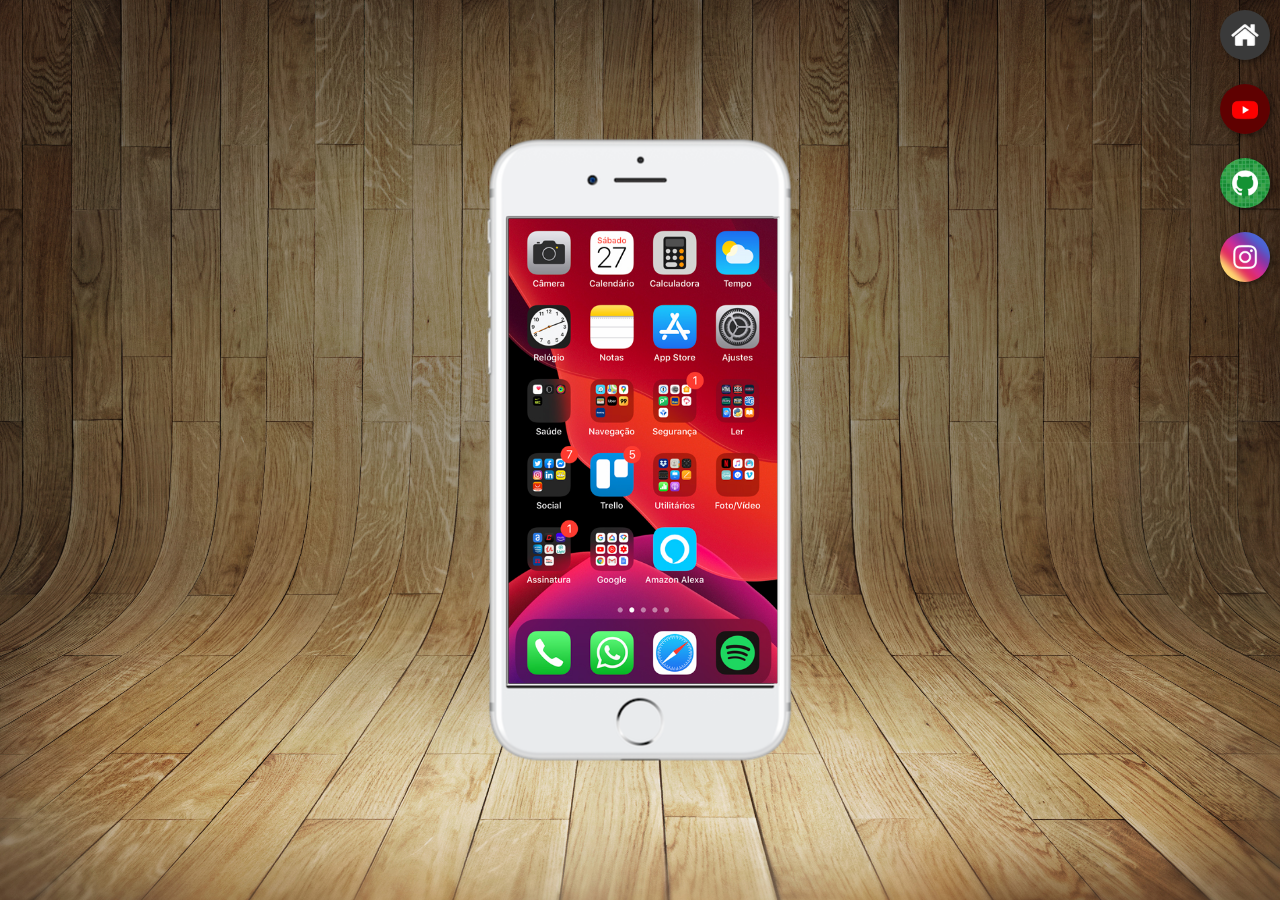
<file: index.html>
<!DOCTYPE html>
<html lang="pt-br">
<head>
    <meta charset="UTF-8">
    <meta name="viewport" content="width=device-width, initial-scale=1.0">
    <link rel="shortcut icon" href="pacote-d013/favicon.ico">
    <link rel="stylesheet" href="estilos/style.css">
    <title>Projeto redes sociais</title>
</head>
<body>
   <main>
    <section id="telefone">
<iframe src="home.html" name="tela" id="tela">Seu navegador não é compatível com isso.</iframe>
    </section>
    <section id="redes-sociais">
<a href="home.html" target="tela"> <img src="pacote-d013/imagens/logo-home.jpg" alt="home"></a><br>
<a href="youtube.html" target="tela"><img src="pacote-d013/imagens/logo-youtube.jpg" alt="youtube"></a><br>
<a href="github.html" target="tela"><img src="pacote-d013/imagens/logo-github.jpg" alt="github"></a><br>
<a href="instagram.html" target="tela"><img src="pacote-d013/imagens/logo-instagram.jpg" alt="instagram"></a><br>
    </section>
   </main>
</body>
</html>
</file>
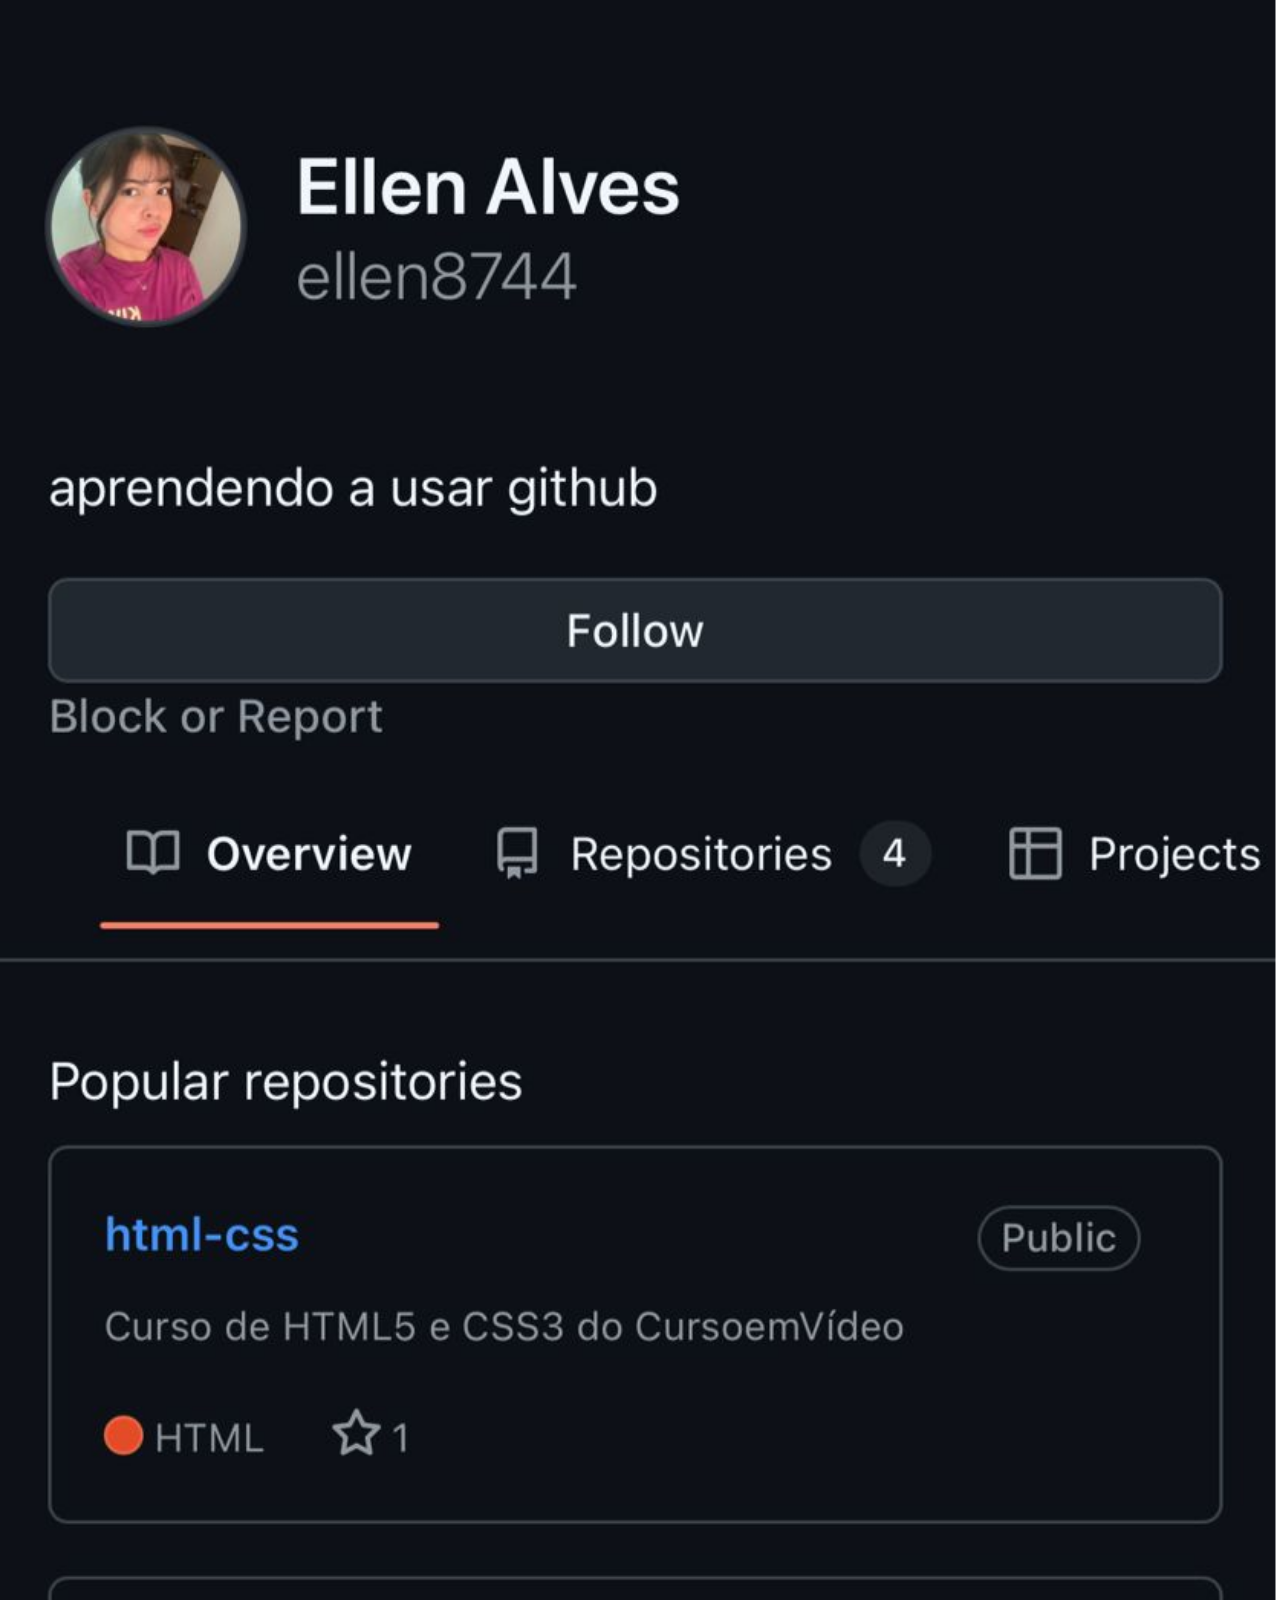
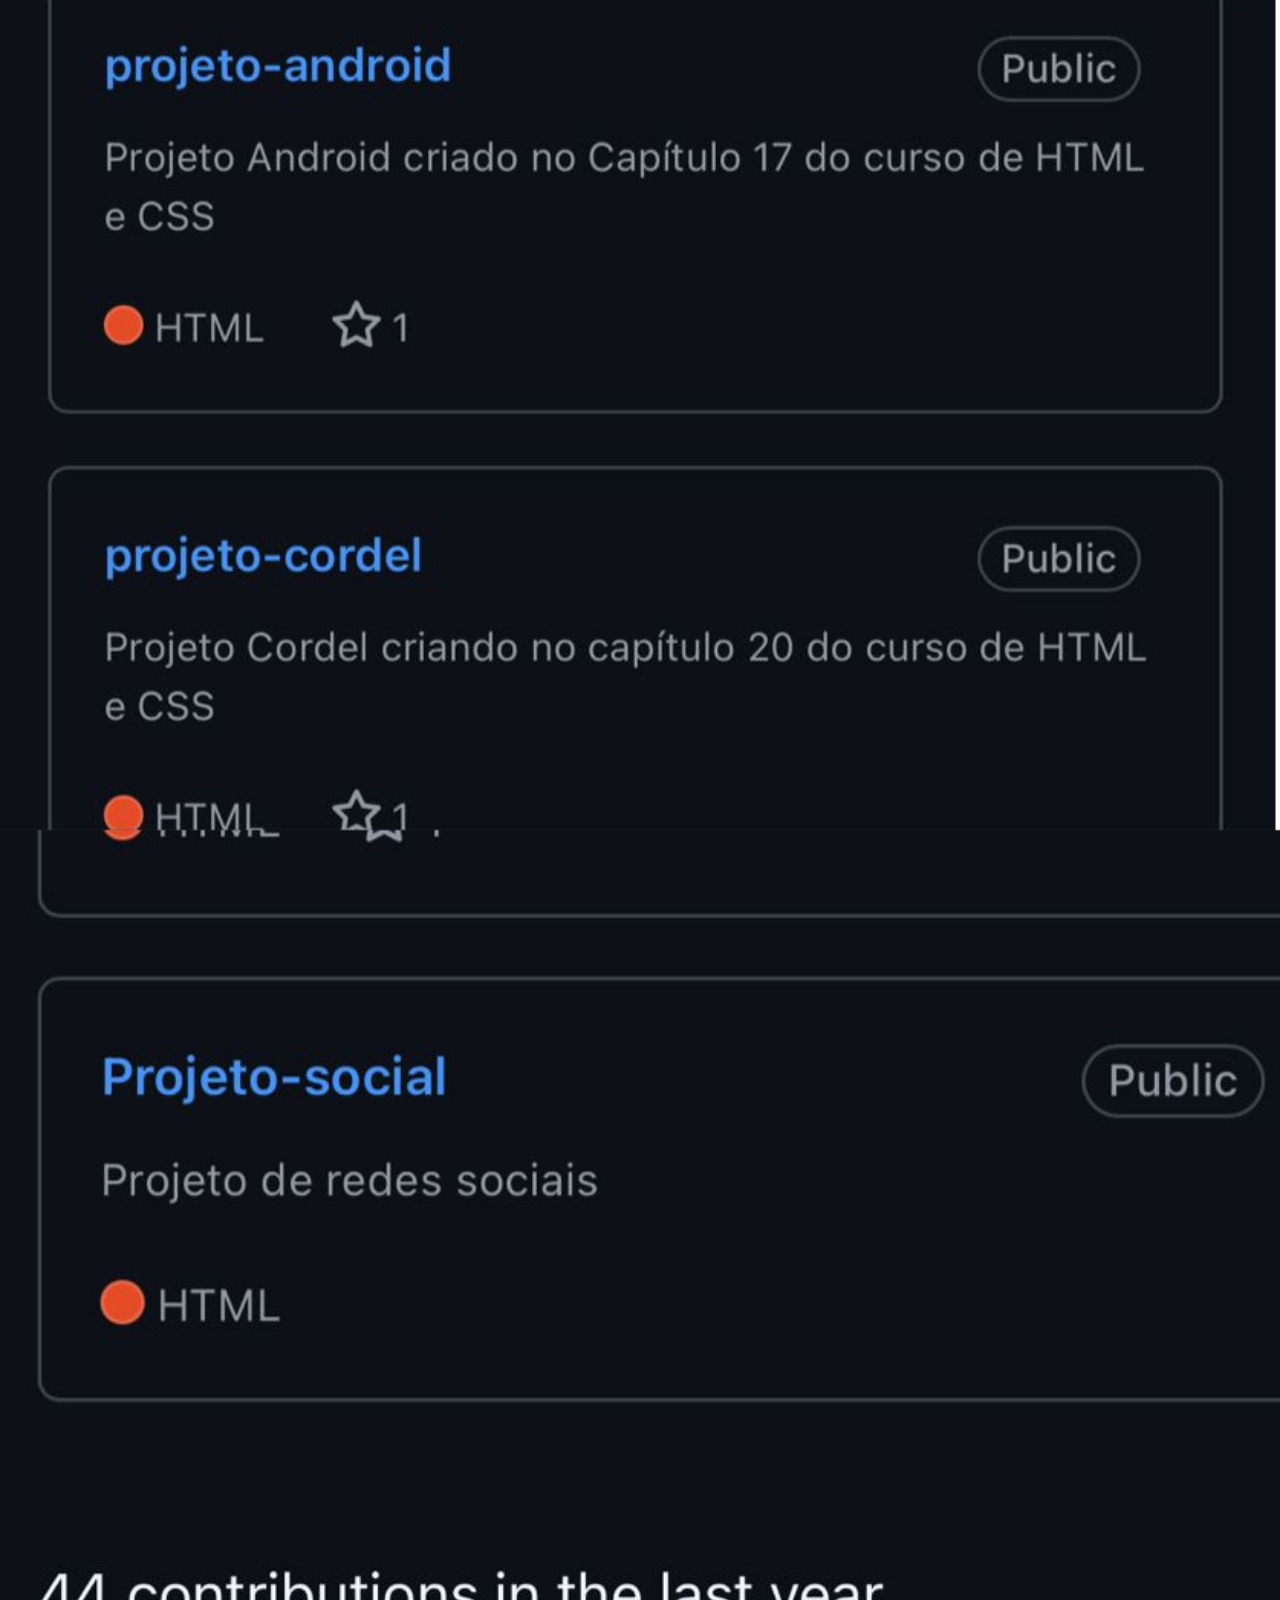
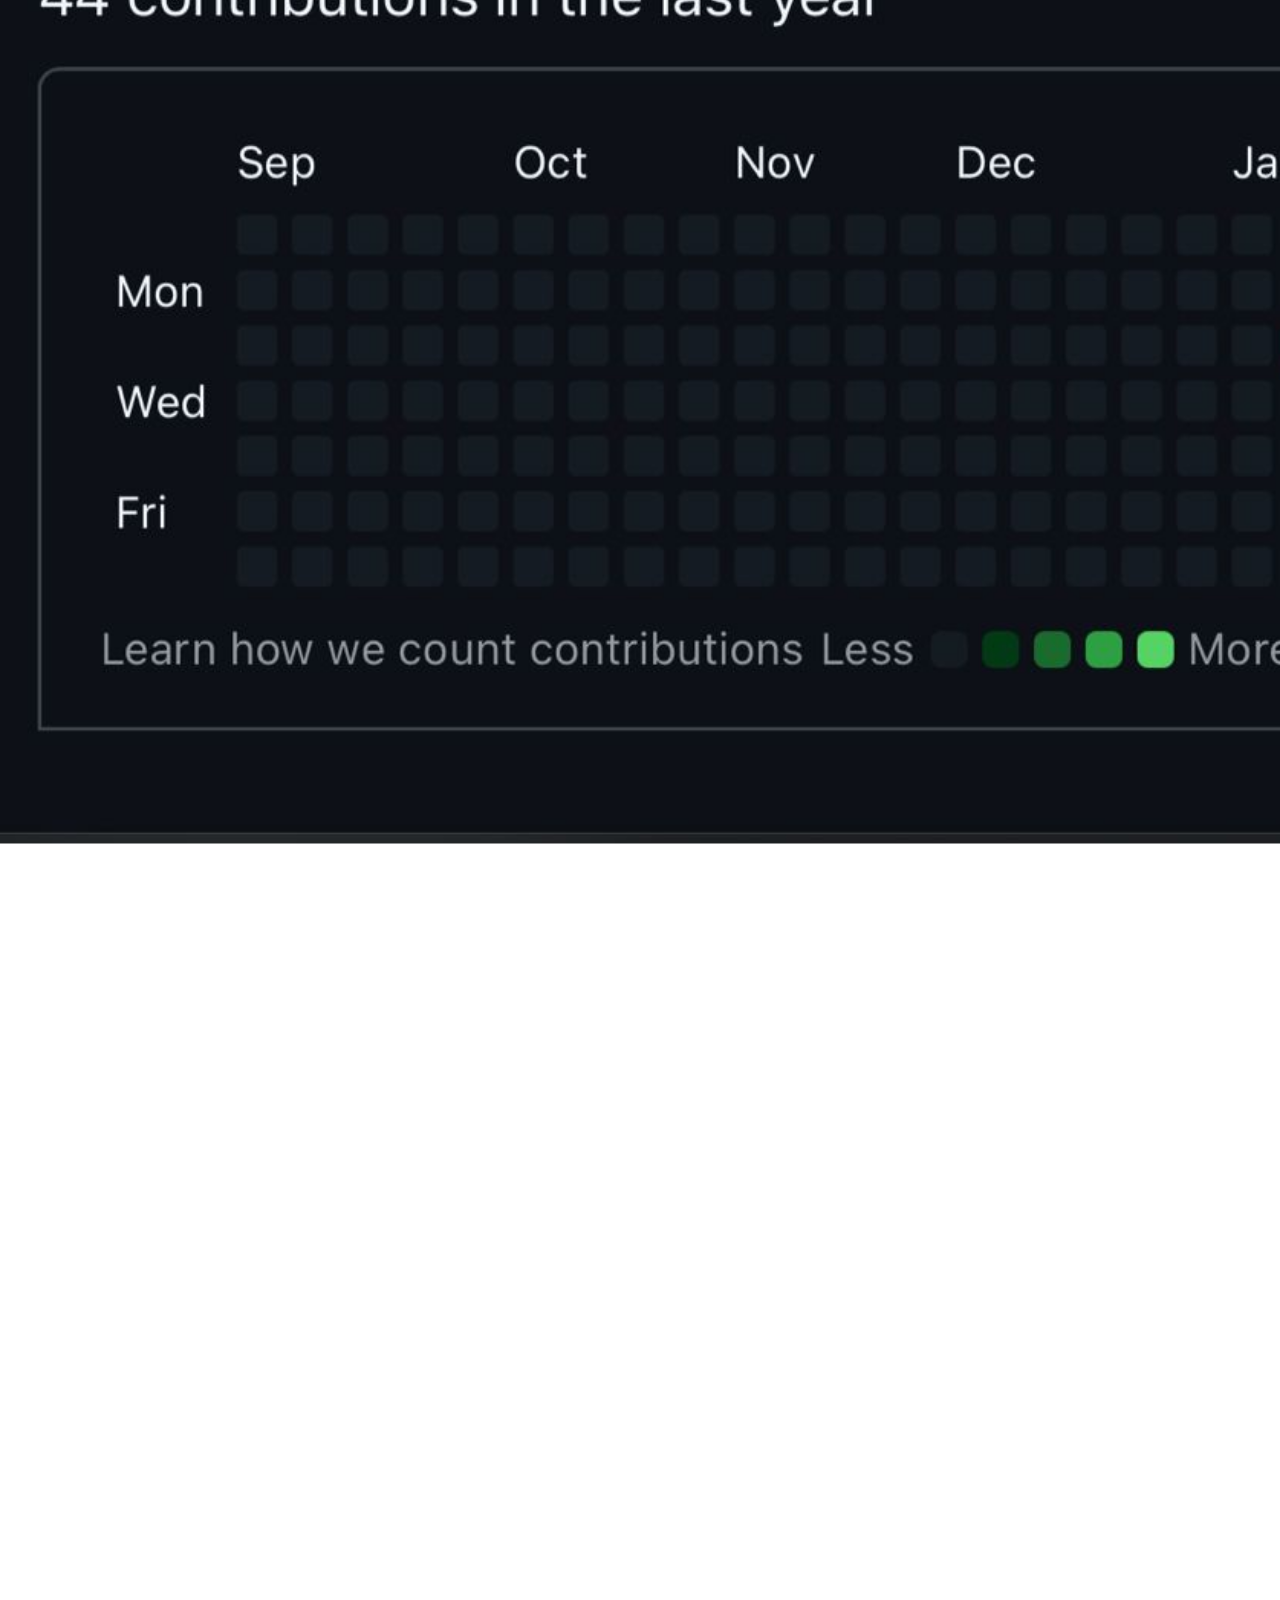
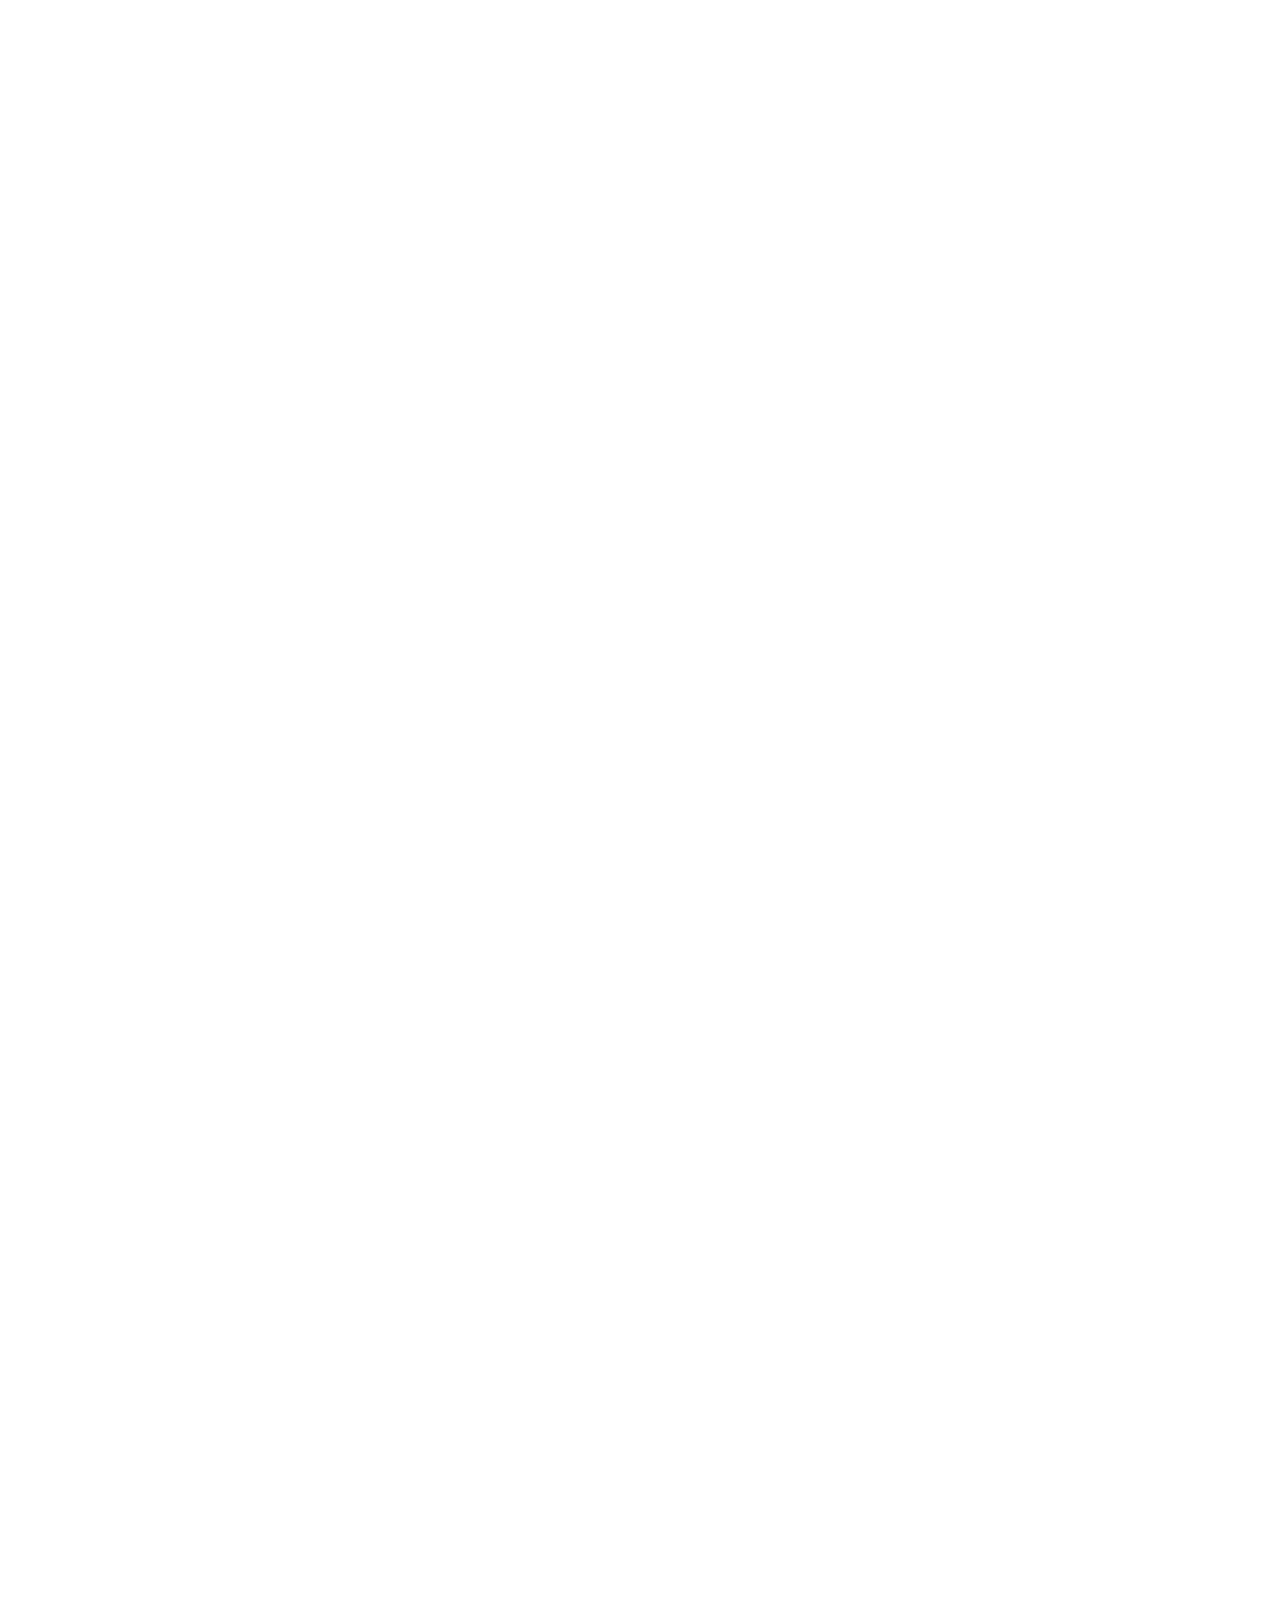
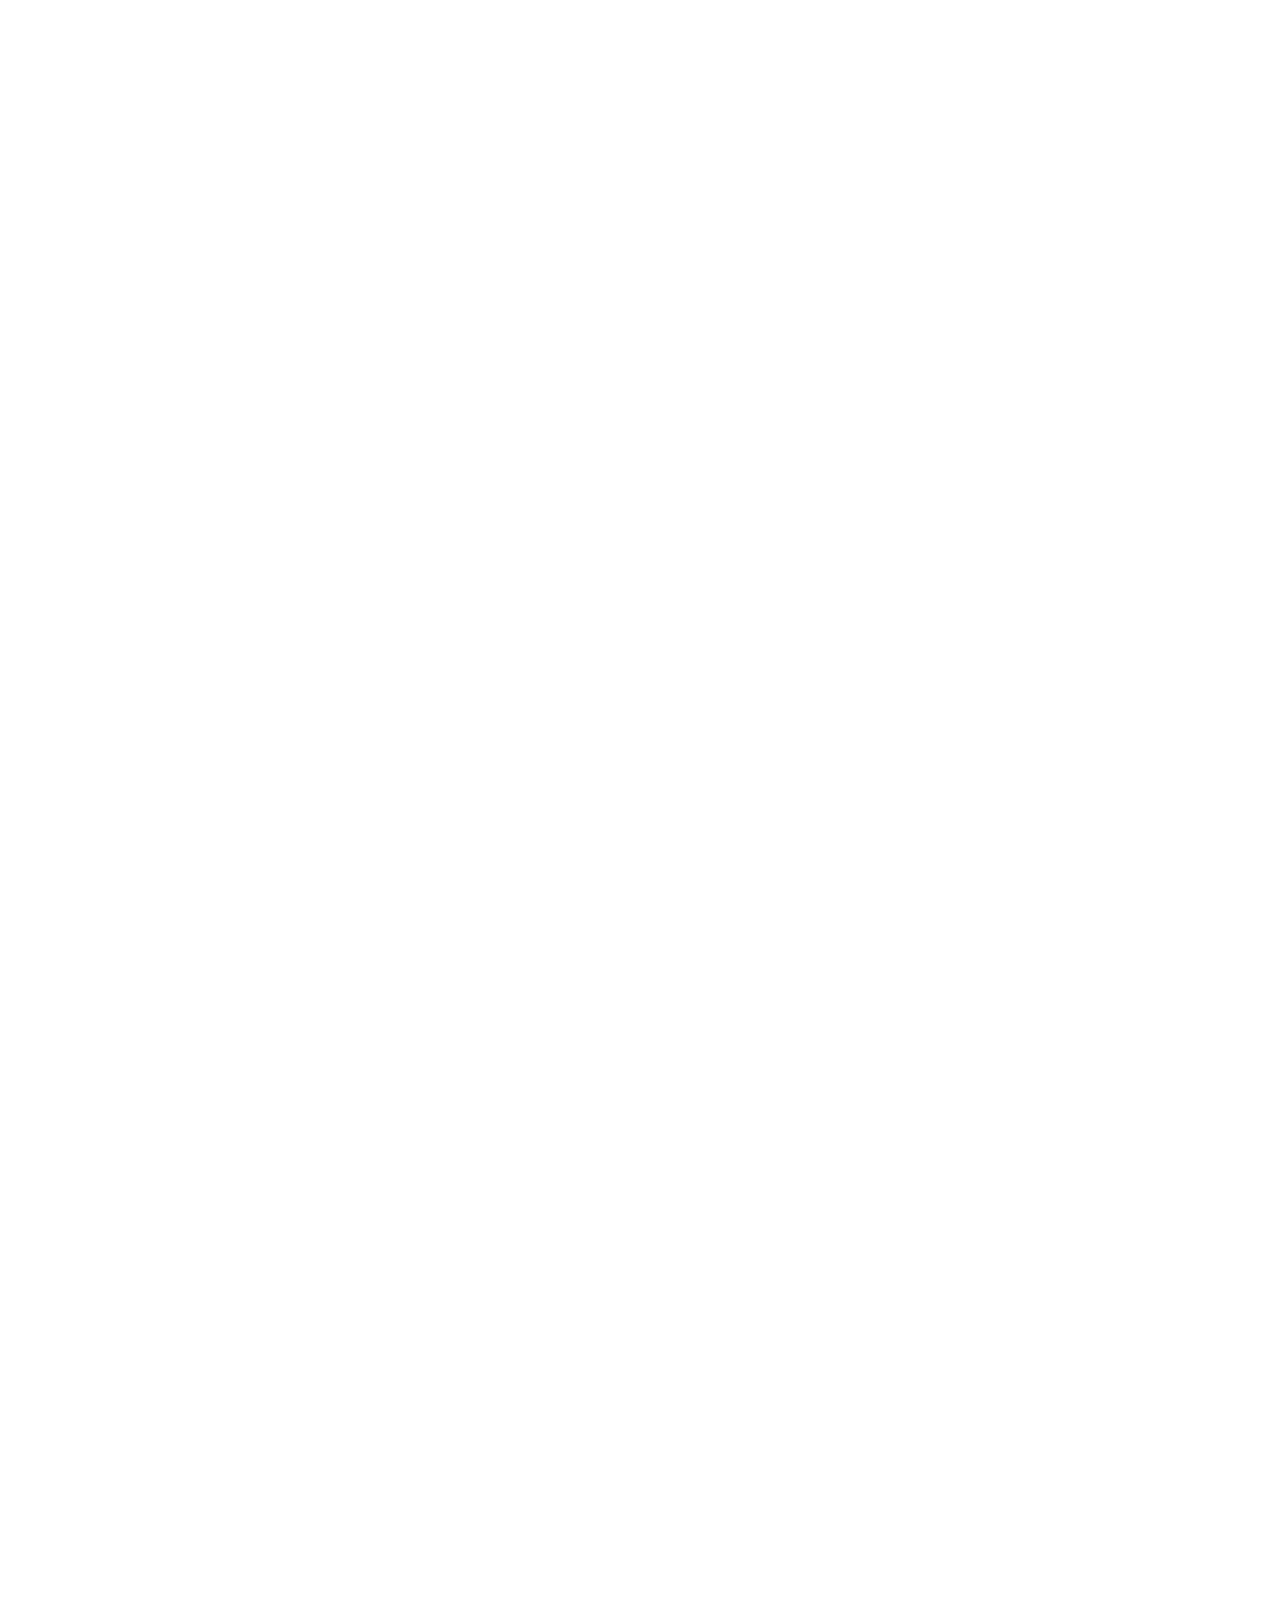
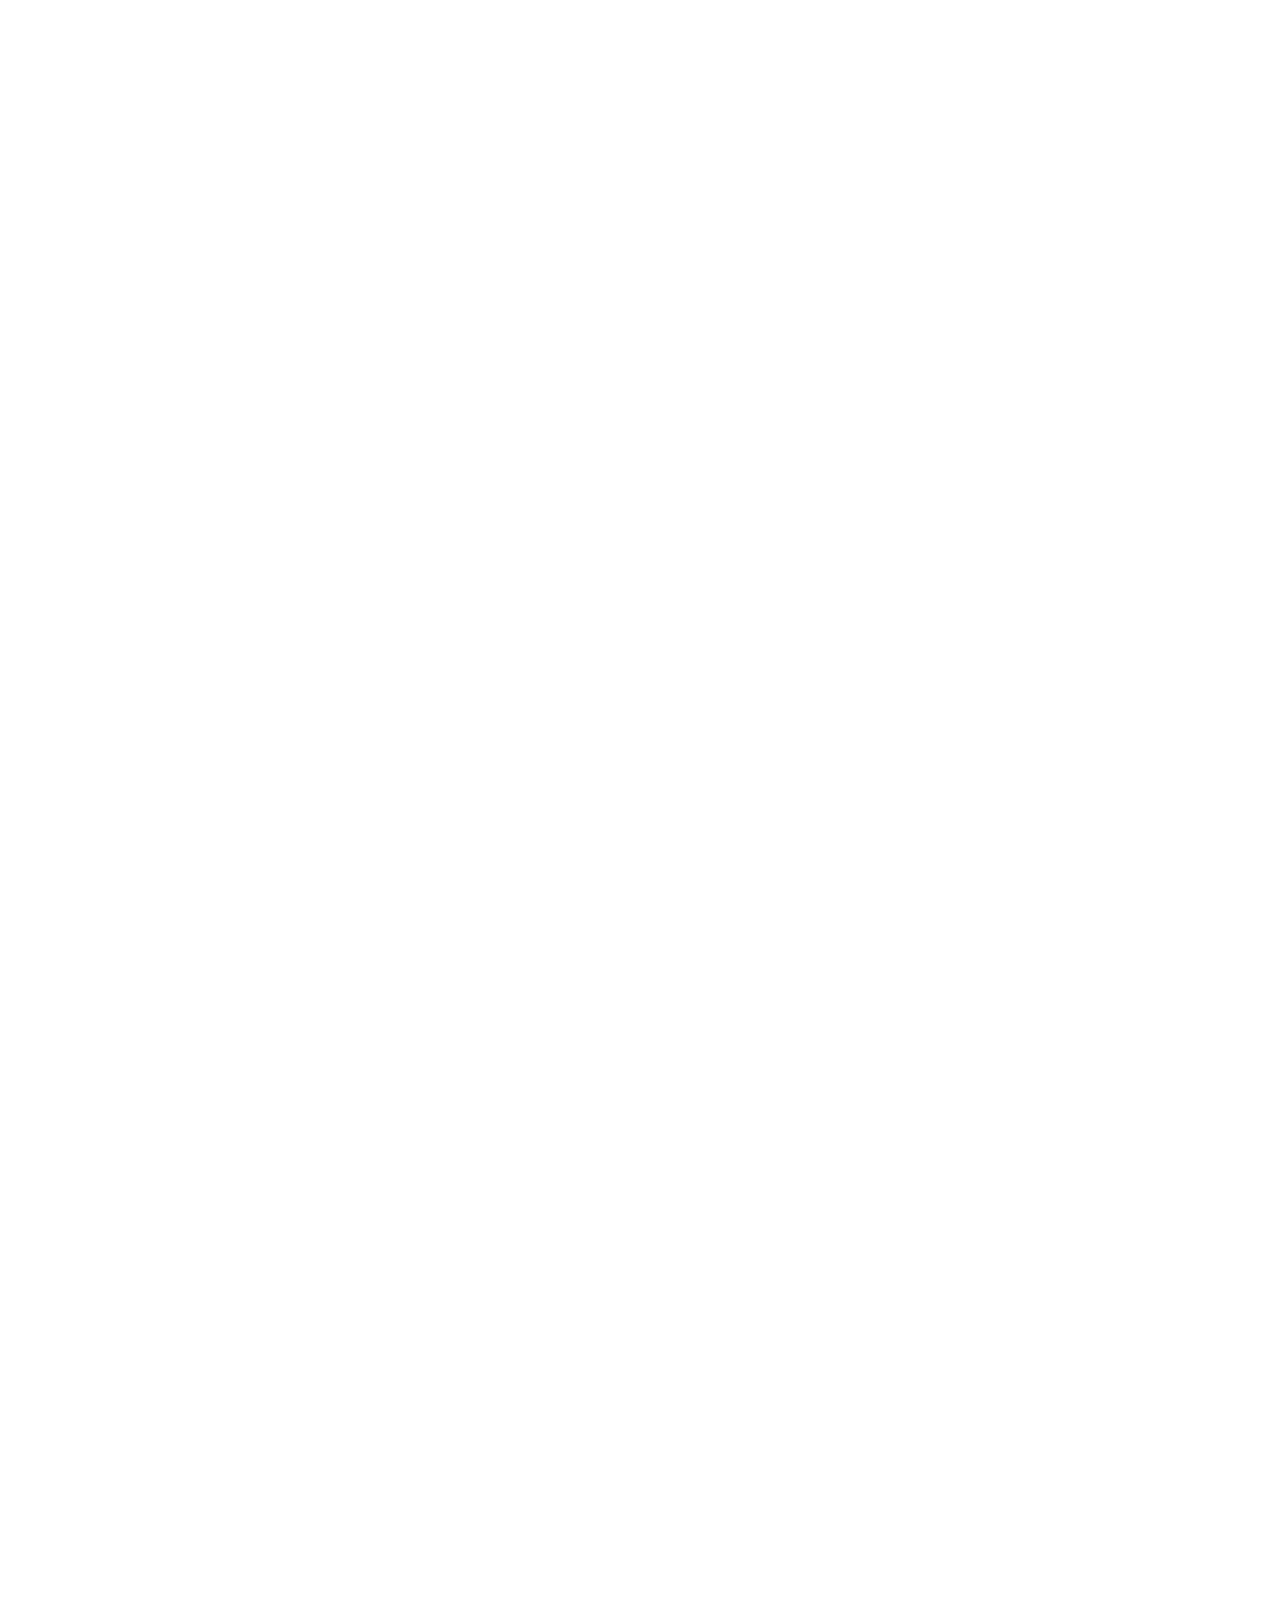
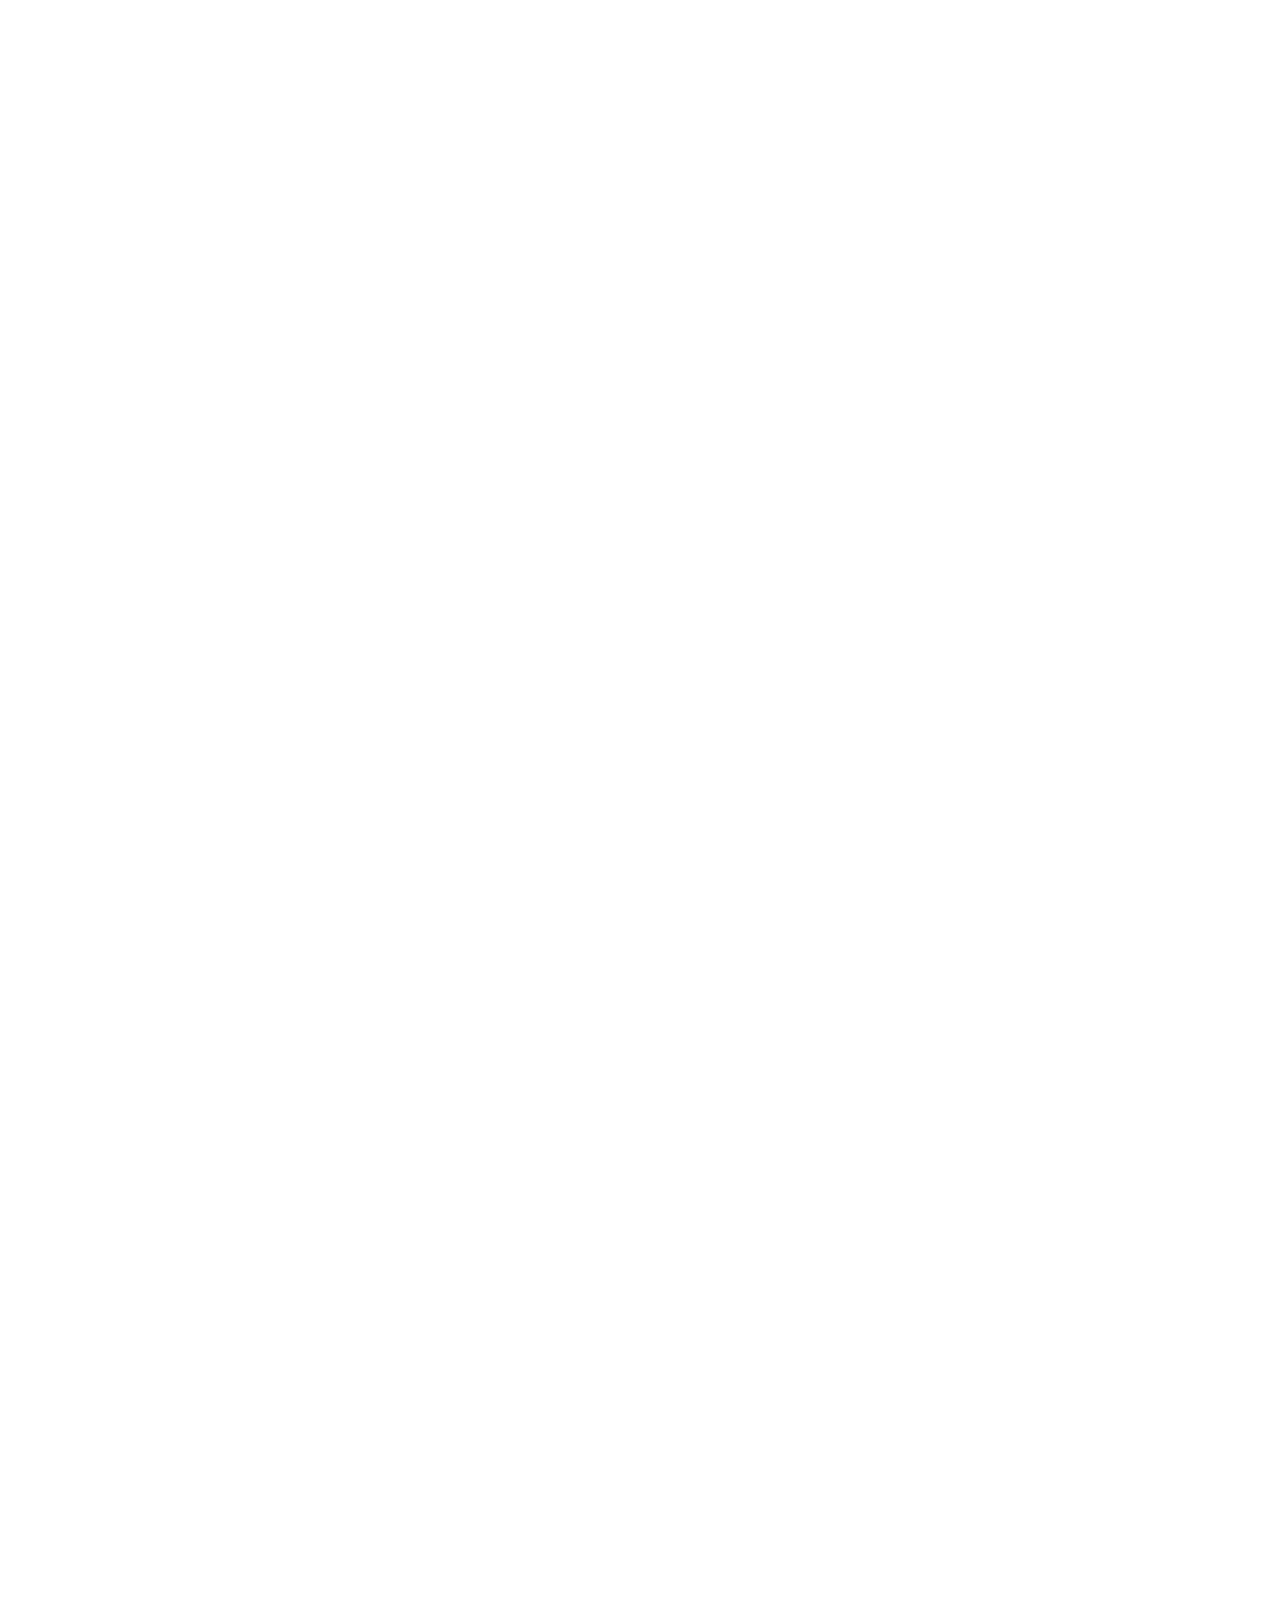
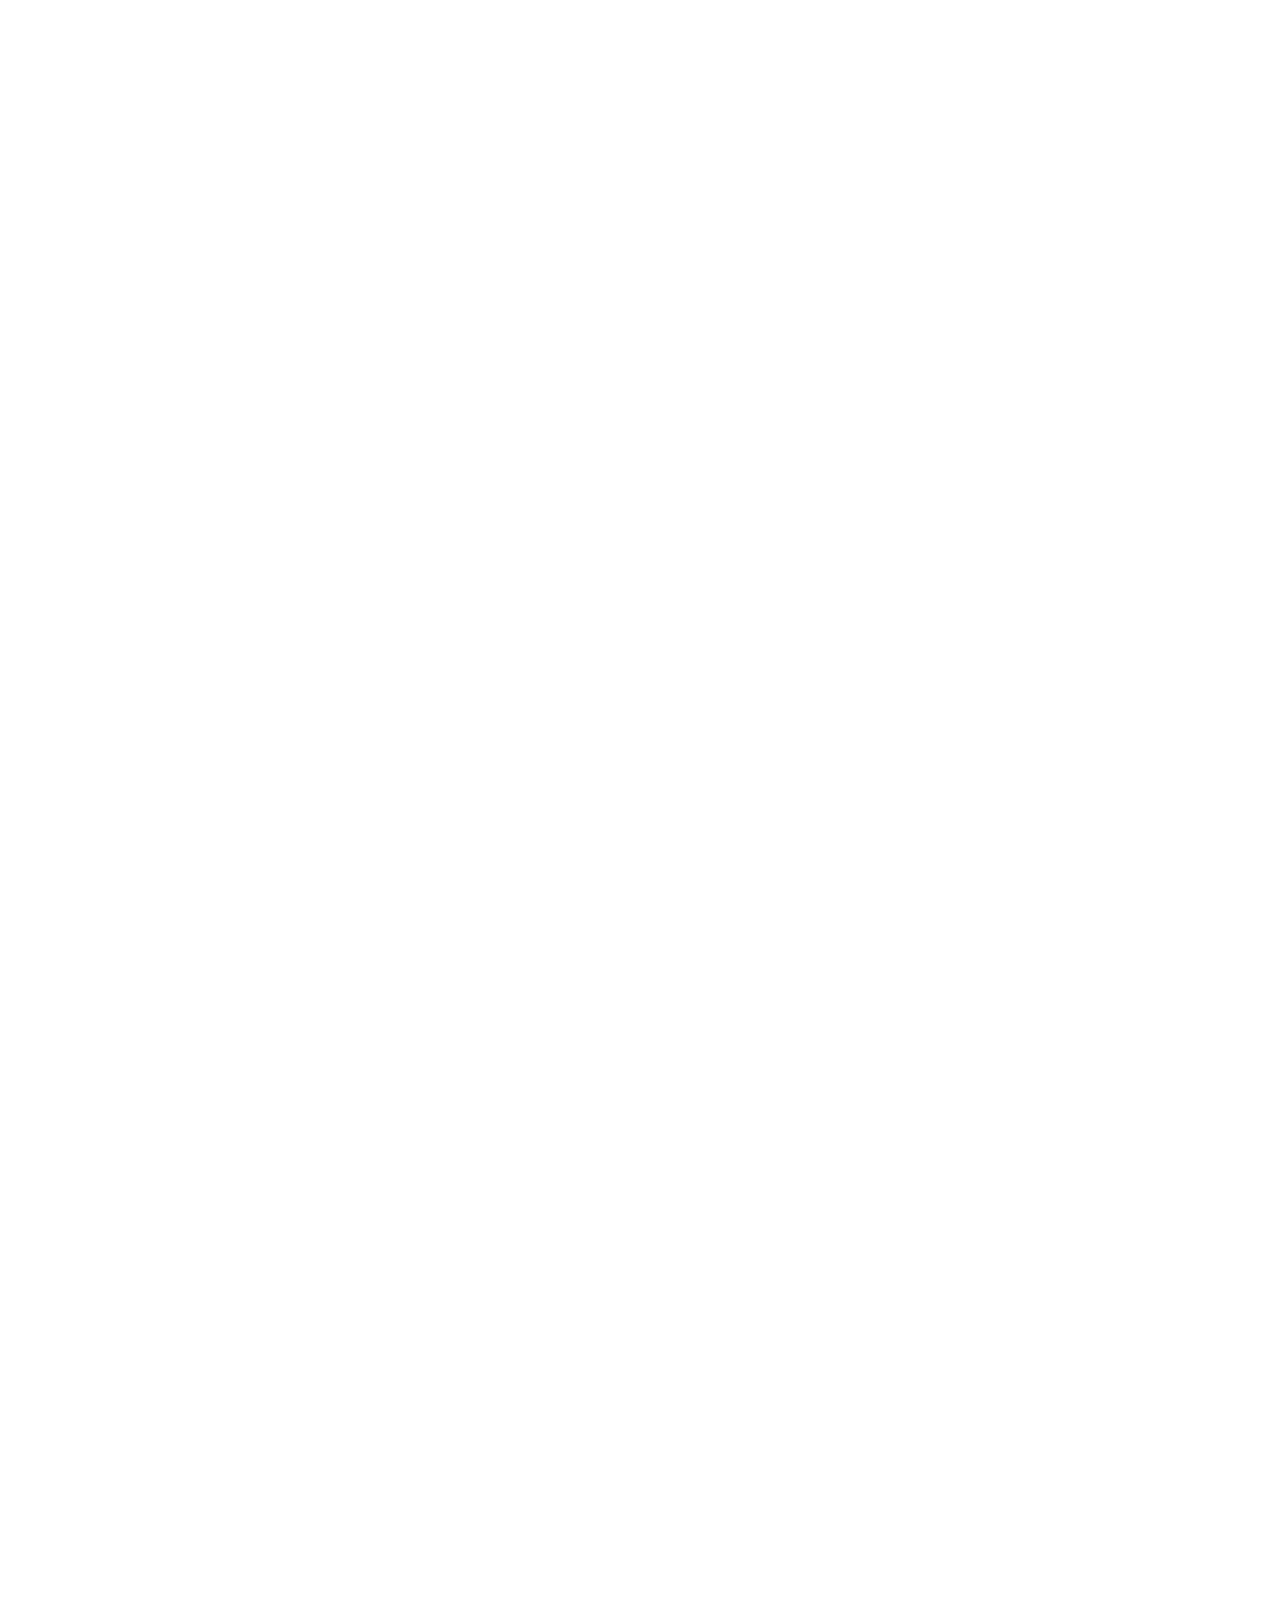
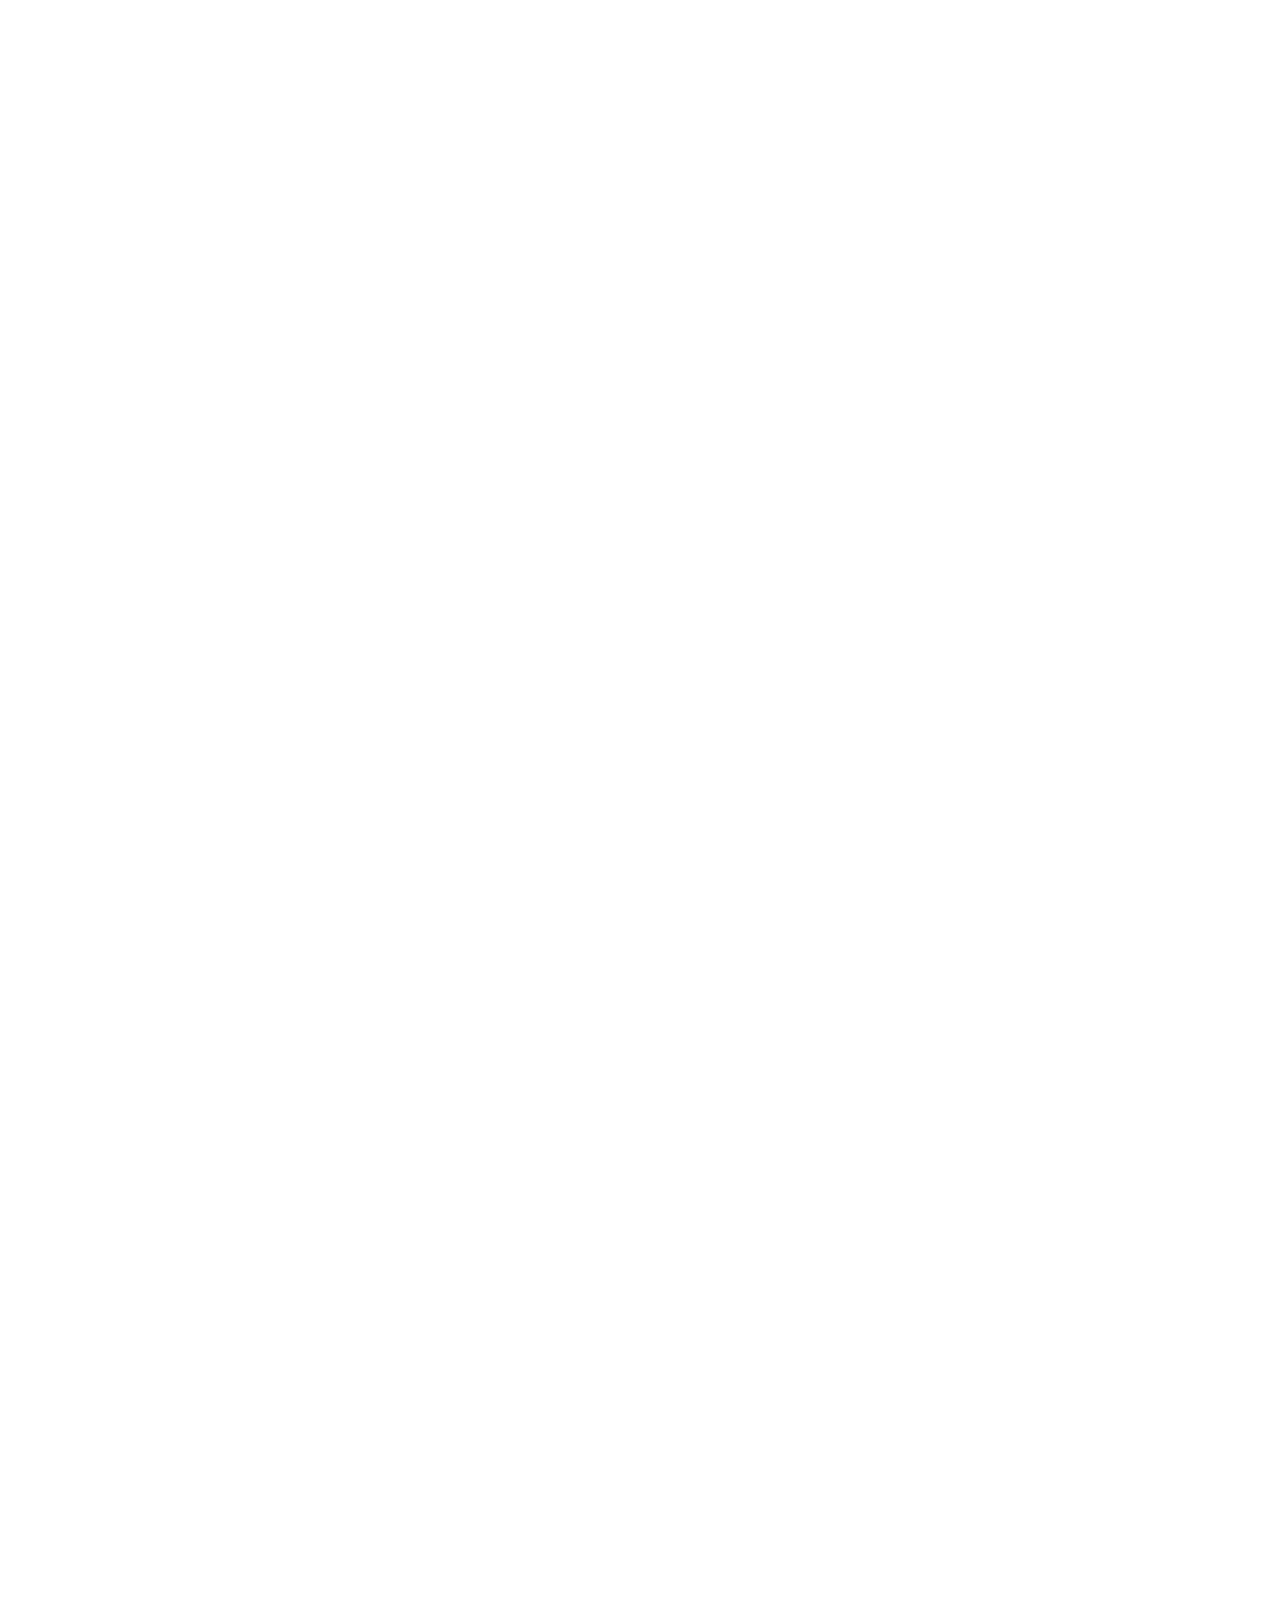
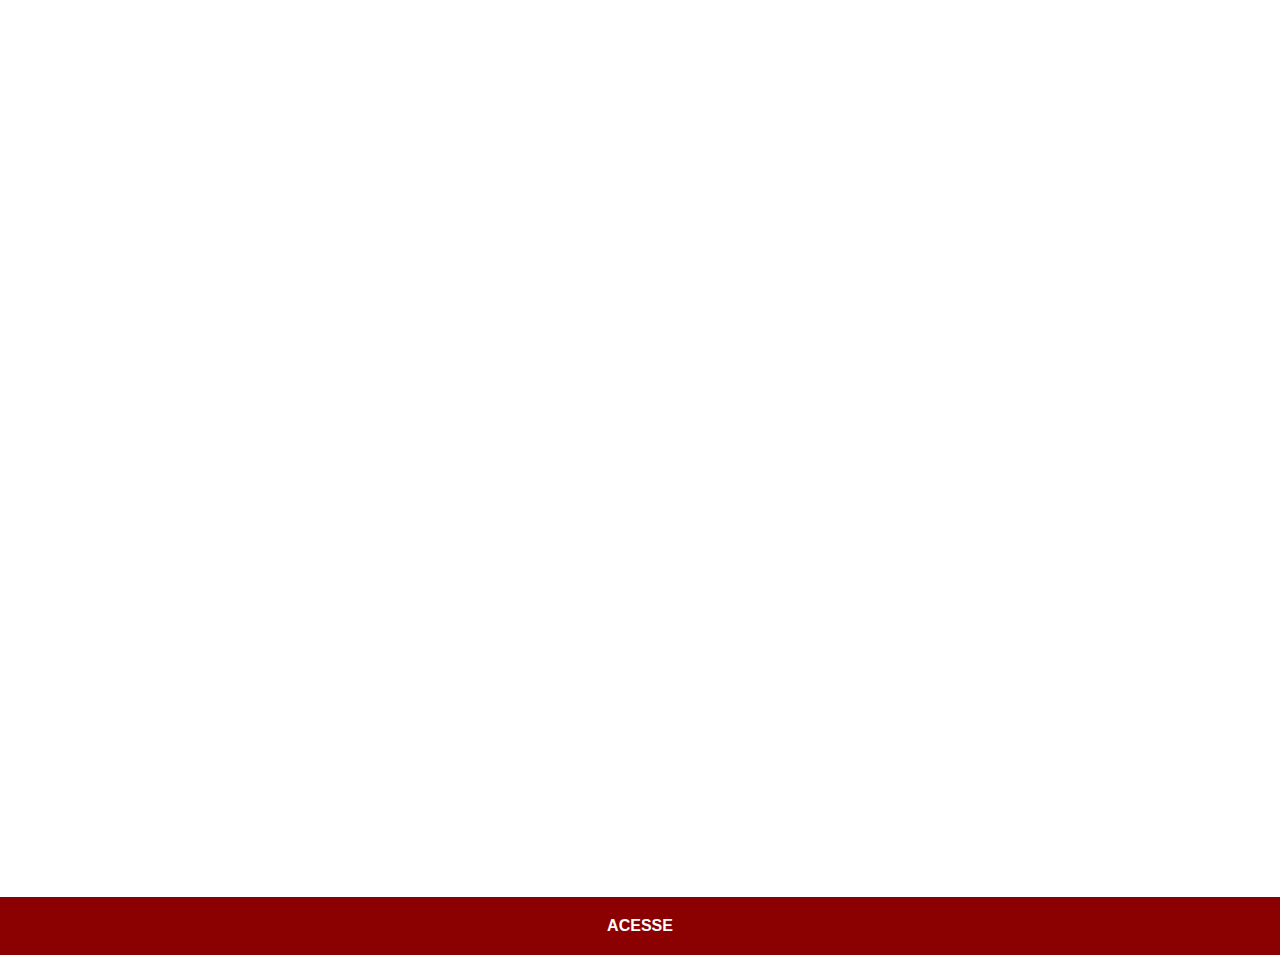
<file: github.html>
<!DOCTYPE html>
<html lang="pt-br">
<head>
    <meta charset="UTF-8">
    <meta name="viewport" content="width=device-width, initial-scale=1.0">
    <title>github</title>
    
      <style>
        *{
            margin: 0px;
            padding: 0px;
            font-family: Arial, Helvetica, sans-serif;
        }
        ::-webkit-scrollbar{
            width: 0px;
            height: 0px;}
        
        img{
         width: 100vw;
        
        }
        a{
            display: block;
            background-color: darkred;
            color: white;
            padding: 20px;
            text-align: center;
            font-weight: bolder;
            text-decoration: none;
            
        }
        a:hover{
            background-color: red;
        }
    </style>
</head>
<body>
    <img src="pacote-d013/imagens/telagit.png" alt="github">
    <a href="https://github.com/ellen8744">ACESSE</a>
</body>
</html>
</file>
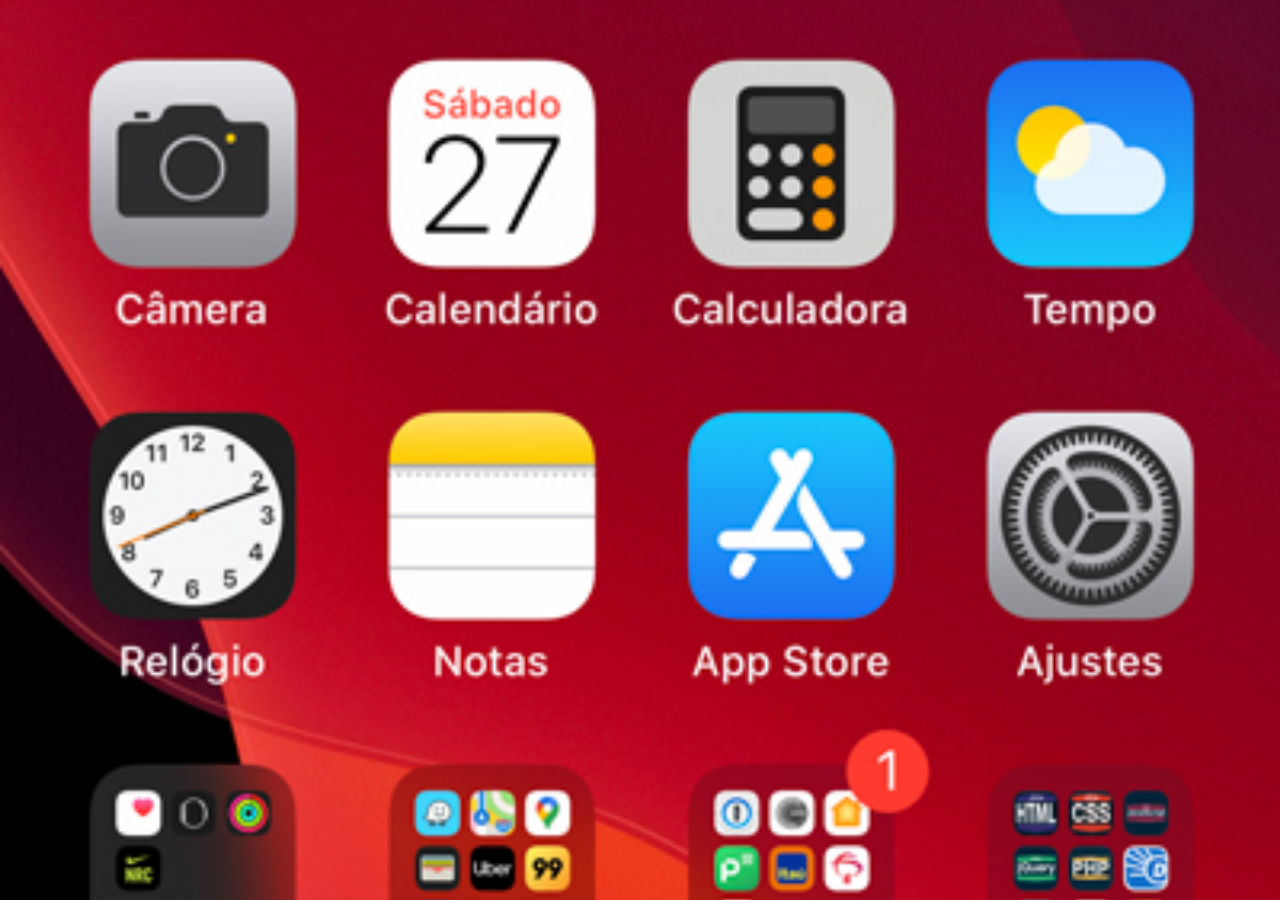
<file: home.html>
<!DOCTYPE html>
<html lang="pt-br">
<head>
    <meta charset="UTF-8">
    <meta name="viewport" content="width=device-width, initial-scale=1.0">
    <title>home</title>
    <style>
        *{
            margin: 0px;
            padding: 0px;
        }
        body{
            width: 100vw;
            height: 100vh;
            background: black url('pacote-d013/imagens/tela-home.jpg') no-repeat top center;
            background-size: cover;
        }
    </style>
</head>
<body>
    
</body>
</html>
</file>
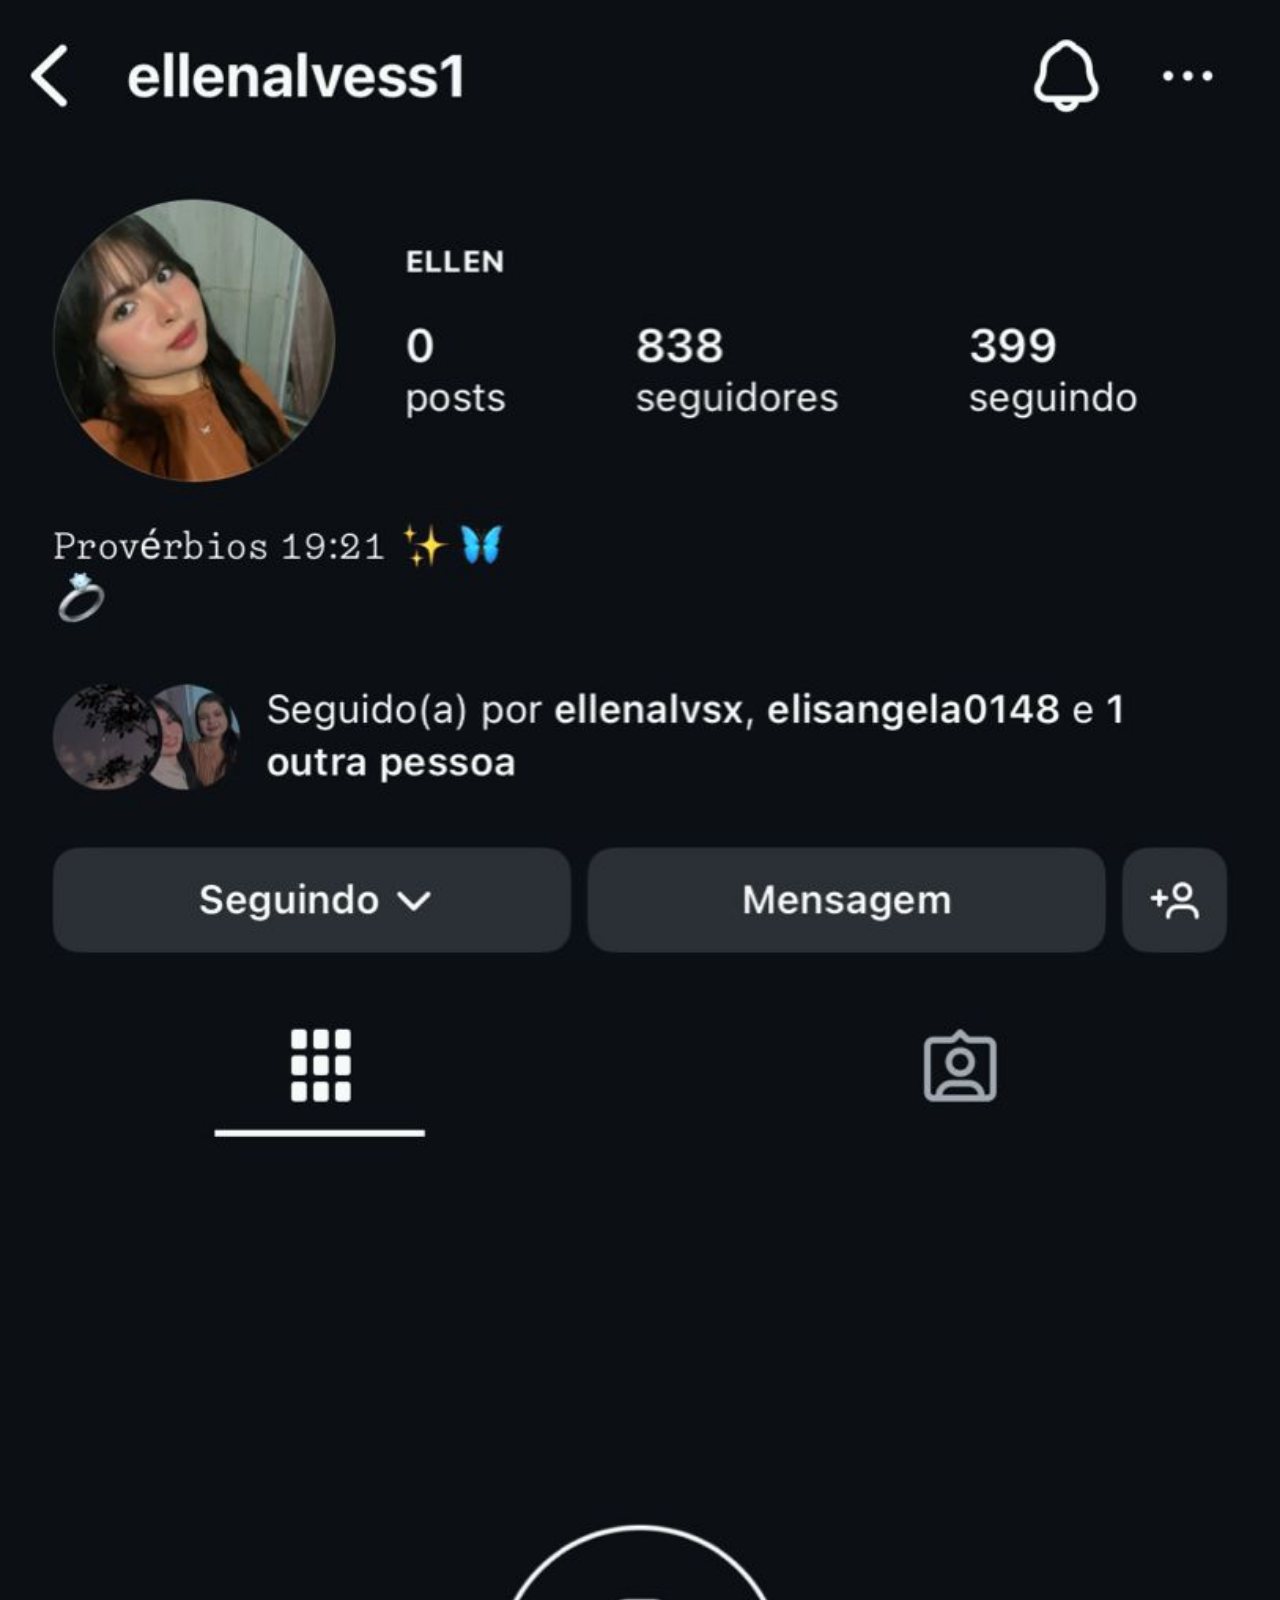
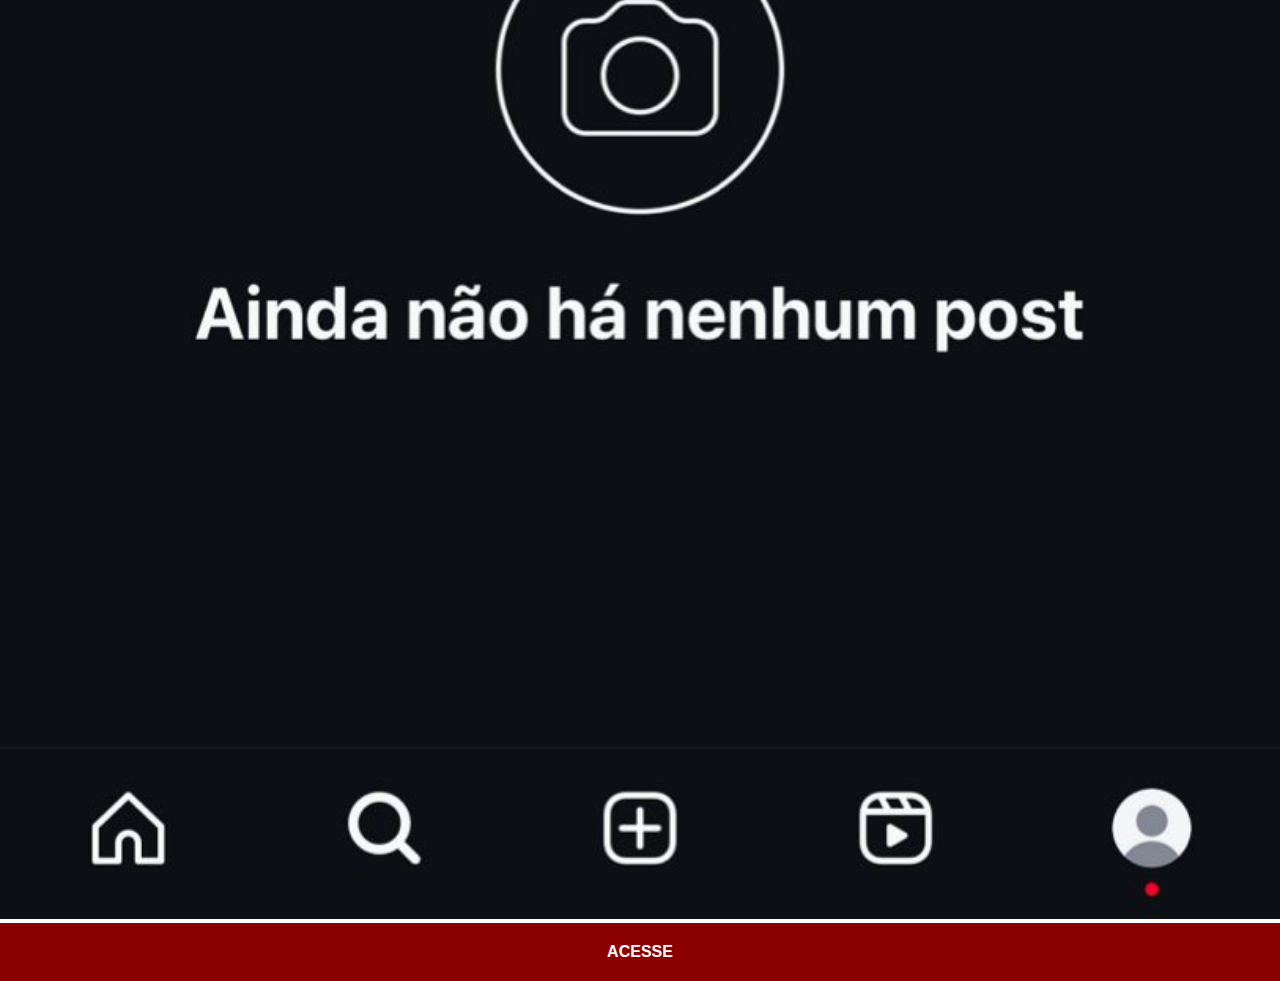
<file: instagram.html>
<!DOCTYPE html>
<html lang="pt-br">
<head>
    <meta charset="UTF-8">
    <meta name="viewport" content="width=device-width, initial-scale=1.0">
    <title>Instagram</title>
  
     <style>
        *{
            margin: 0px;
            padding: 0px;
            font-family: Arial, Helvetica, sans-serif;
        }
        ::-webkit-scrollbar{
            width: 0px;
            height: 0px;}
        
        img{
         width: 100vw;
        
        }
        a{
            display: block;
            background-color: darkred;
            color: white;
            padding: 20px;
            text-align: center;
            font-weight: bolder;
            text-decoration: none;
            
        }
        a:hover{
            background-color: red;
        }
    </style>
</head>
<body>
    <img src="pacote-d013/imagens/telaista.png.jpg" alt="instagram">
    <a href="https:/www.instagram.com/ellenalvess1/" target="_blank">ACESSE</a>
</body>
</html>
</file>
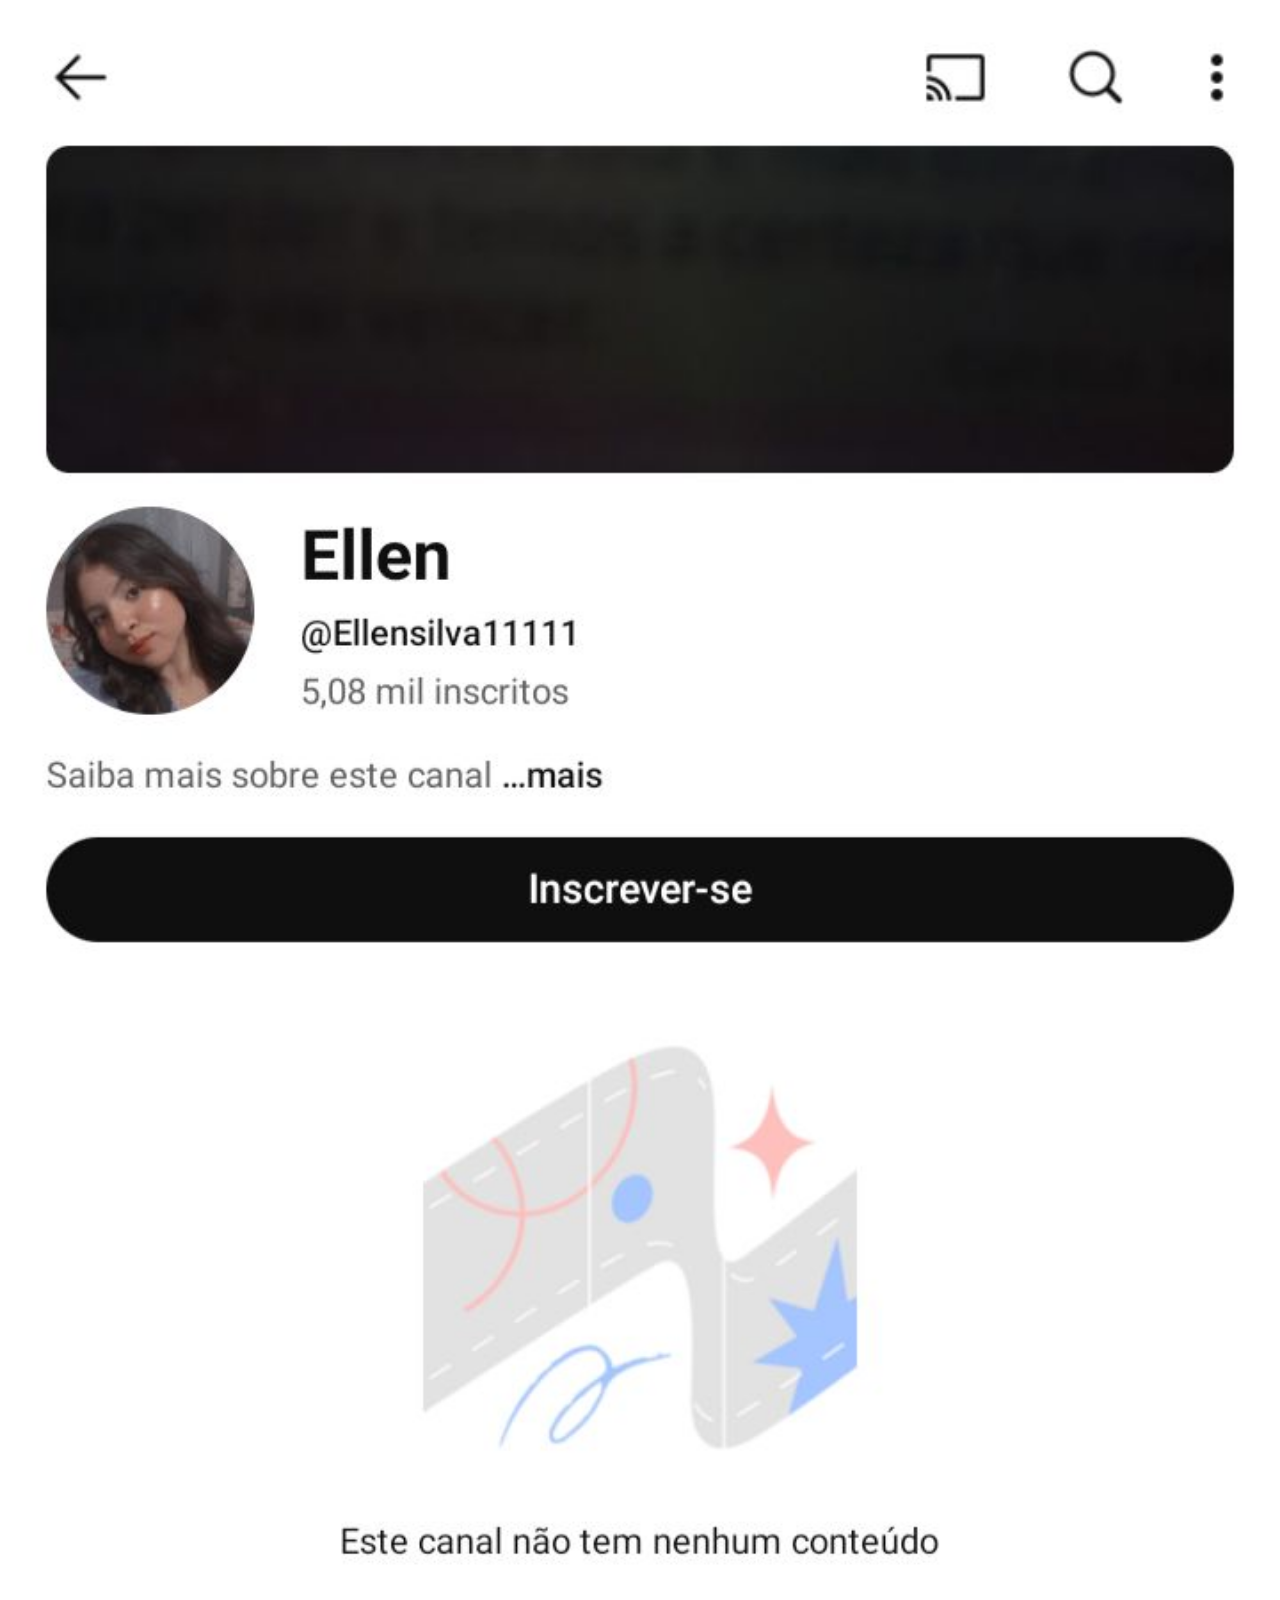
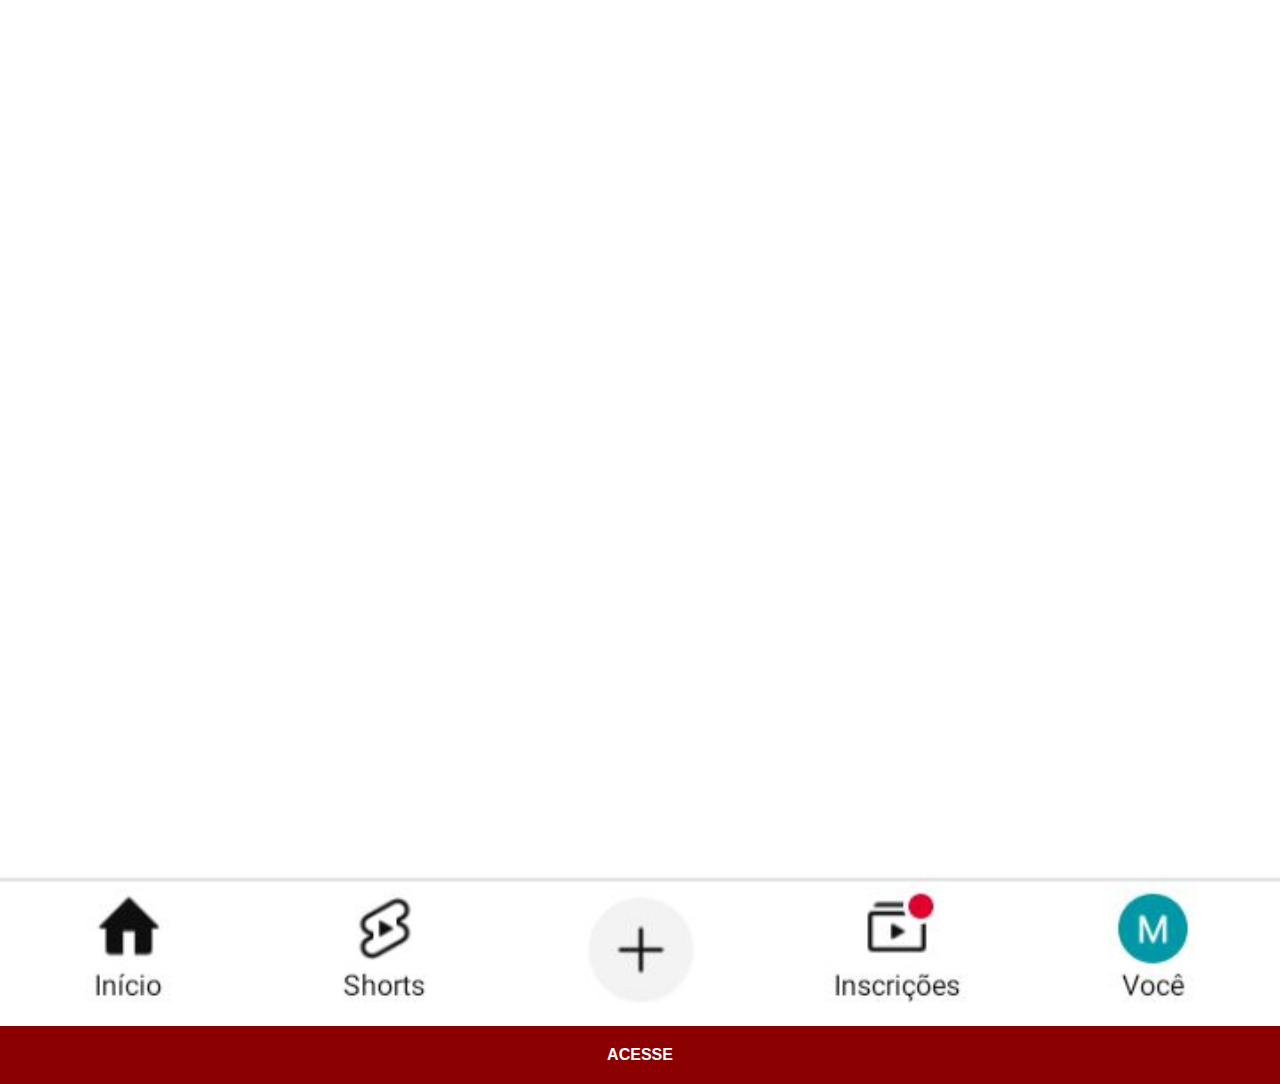
<file: youtube.html>
<!DOCTYPE html>
<html lang="pt-br">
<head>
    <meta charset="UTF-8">
    <meta name="viewport" content="width=device-width, initial-scale=1.0">
    <title>Youtube</title>
  
  
     <style>
        *{
            margin: 0px;
            padding: 0px;
            font-family: Arial, Helvetica, sans-serif;
        }
        ::-webkit-scrollbar{
            width: 0px;
            height: 0px;}
        
        img{
         width: 100vw;
        
        }
        a{
            display: block;
            background-color: darkred;
            color: white;
            padding: 20px;
            text-align: center;
            font-weight: bolder;
            text-decoration: none;
            
        }
        a:hover{
            background-color: red;
        }
    </style>
       
</head>
<body>
    <img src="pacote-d013/imagens/telayoutube.png.jpg" alt="youtube">
    <a href="https://www.youtube.com/@ellensilva11111" target="_blank"> ACESSE</a>
</body>
</html>
</file>
<file: estilos/style.css>
@charset "UTF-8";
*{
    margin: 0px;
    padding: 0px;
    font-family: Arial, Helvetica, sans-serif;
}
html,body{
    height:;
    width: 100vw;
   
}
body{
    background: url(../pacote-d013/imagens/fundo-madeira.jpg) no-repeat top center;
    background-size: cover;
    background-attachment: fixed;
}
main{
    height: 100vh;
    position: relative;
   
}
section#telefone{
    position: absolute;
    top:50%;
    left: 50%;
    transform: translate(-50%, -50%);

    height: 627px;
    width: 311px;
   
    background: url(../pacote-d013/imagens/frame-iphone.png) no-repeat;
}
iframe#tela{
    position: relative;
    top: 80px;
    left:22px;
    width: 269px;
    height: 465px;

}
section#redes-sociais{
    text-align: right;
}
section#redes-sociais img{
    width: 50px;
    margin: 10px;
    border-radius: 50%;
    box-shadow: 2px 2px 5px rgba(0, 0, 0, 0.438);
    box-sizing: border-box;
}
section#redes-sociais img:hover{
    border: 1px solid rgba(255, 255, 255, 0.416);
    transform: translate(-3px,-3px);
    box-shadow: 5px 5px 10px black;
    transition: transfore .3s;
}
</file>
